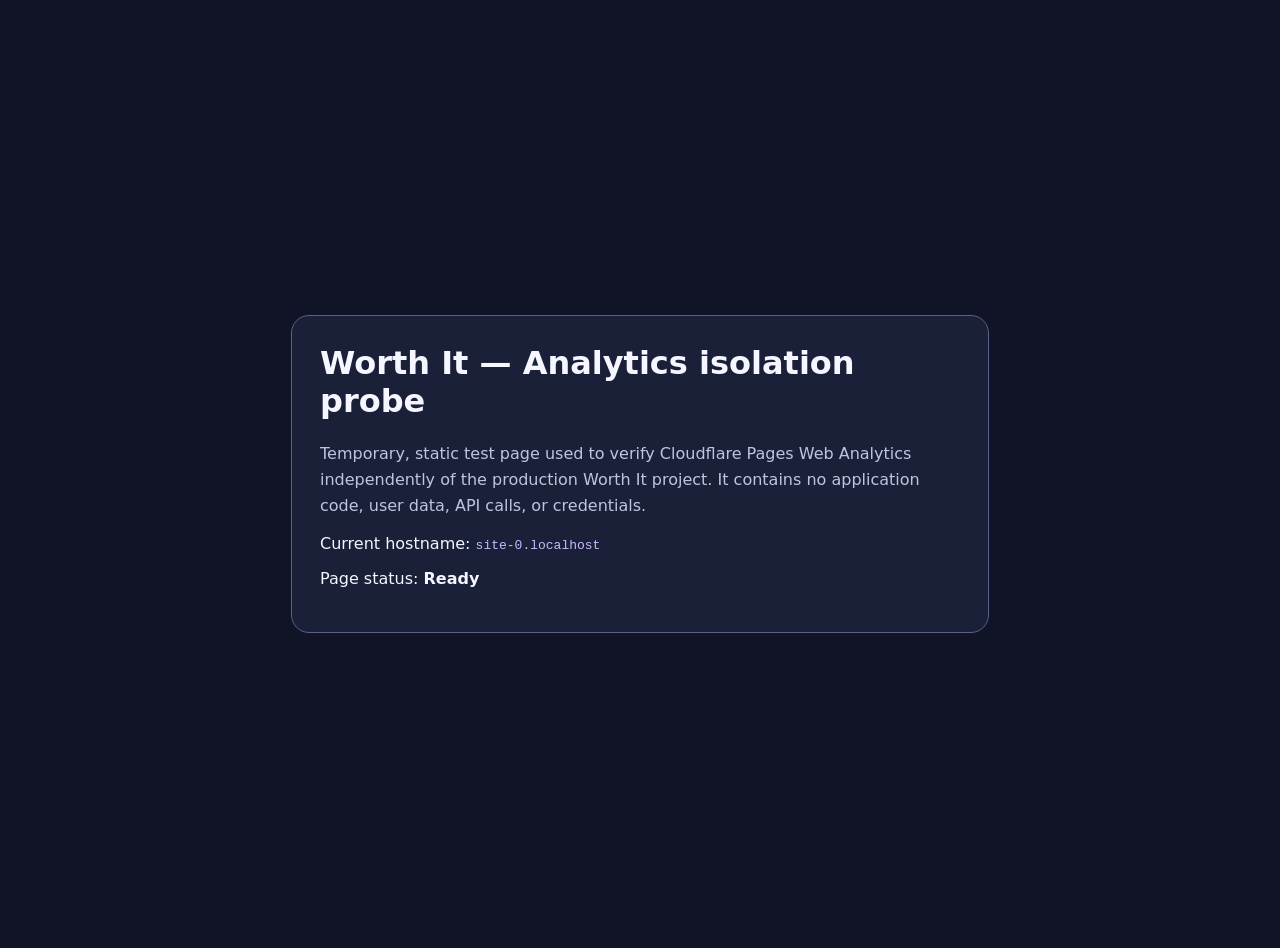
<file: analytics-probe/index.html>
<!doctype html>
<html lang="en">
<head>
  <meta charset="utf-8">
  <meta name="viewport" content="width=device-width, initial-scale=1">
  <meta name="robots" content="noindex, nofollow">
  <title>Worth It — Analytics Isolation Probe</title>
  <style>
    :root { color-scheme: light dark; font-family: system-ui, sans-serif; }
    body { margin: 0; min-height: 100vh; display: grid; place-items: center; padding: 24px; background: #101426; color: #f5f6ff; }
    main { width: min(100%, 640px); padding: 28px; border: 1px solid #59618b; border-radius: 18px; background: #1a2038; }
    h1 { margin-top: 0; font-size: clamp(1.5rem, 4vw, 2rem); }
    code { overflow-wrap: anywhere; color: #c9baff; }
    .note { color: #bdc5de; line-height: 1.6; }
  </style>
</head>
<body>
  <main>
    <h1>Worth It — Analytics isolation probe</h1>
    <p class="note">Temporary, static test page used to verify Cloudflare Pages Web Analytics independently of the production Worth It project. It contains no application code, user data, API calls, or credentials.</p>
    <p>Current hostname: <code id="hostname">Loading…</code></p>
    <p>Page status: <strong>Ready</strong></p>
  </main>
  <script>
    document.getElementById("hostname").textContent = window.location.hostname;
  </script>
  <!-- Cloudflare Web Analytics: manual installation for the isolated Preview hostname only. -->
  <script type="module" src="https://static.cloudflareinsights.com/beacon.min.js" data-cf-beacon='{"token":"5bc7eb76be08406bbdaf132a9de49a9f"}'></script>
</body>
</html>
</file>
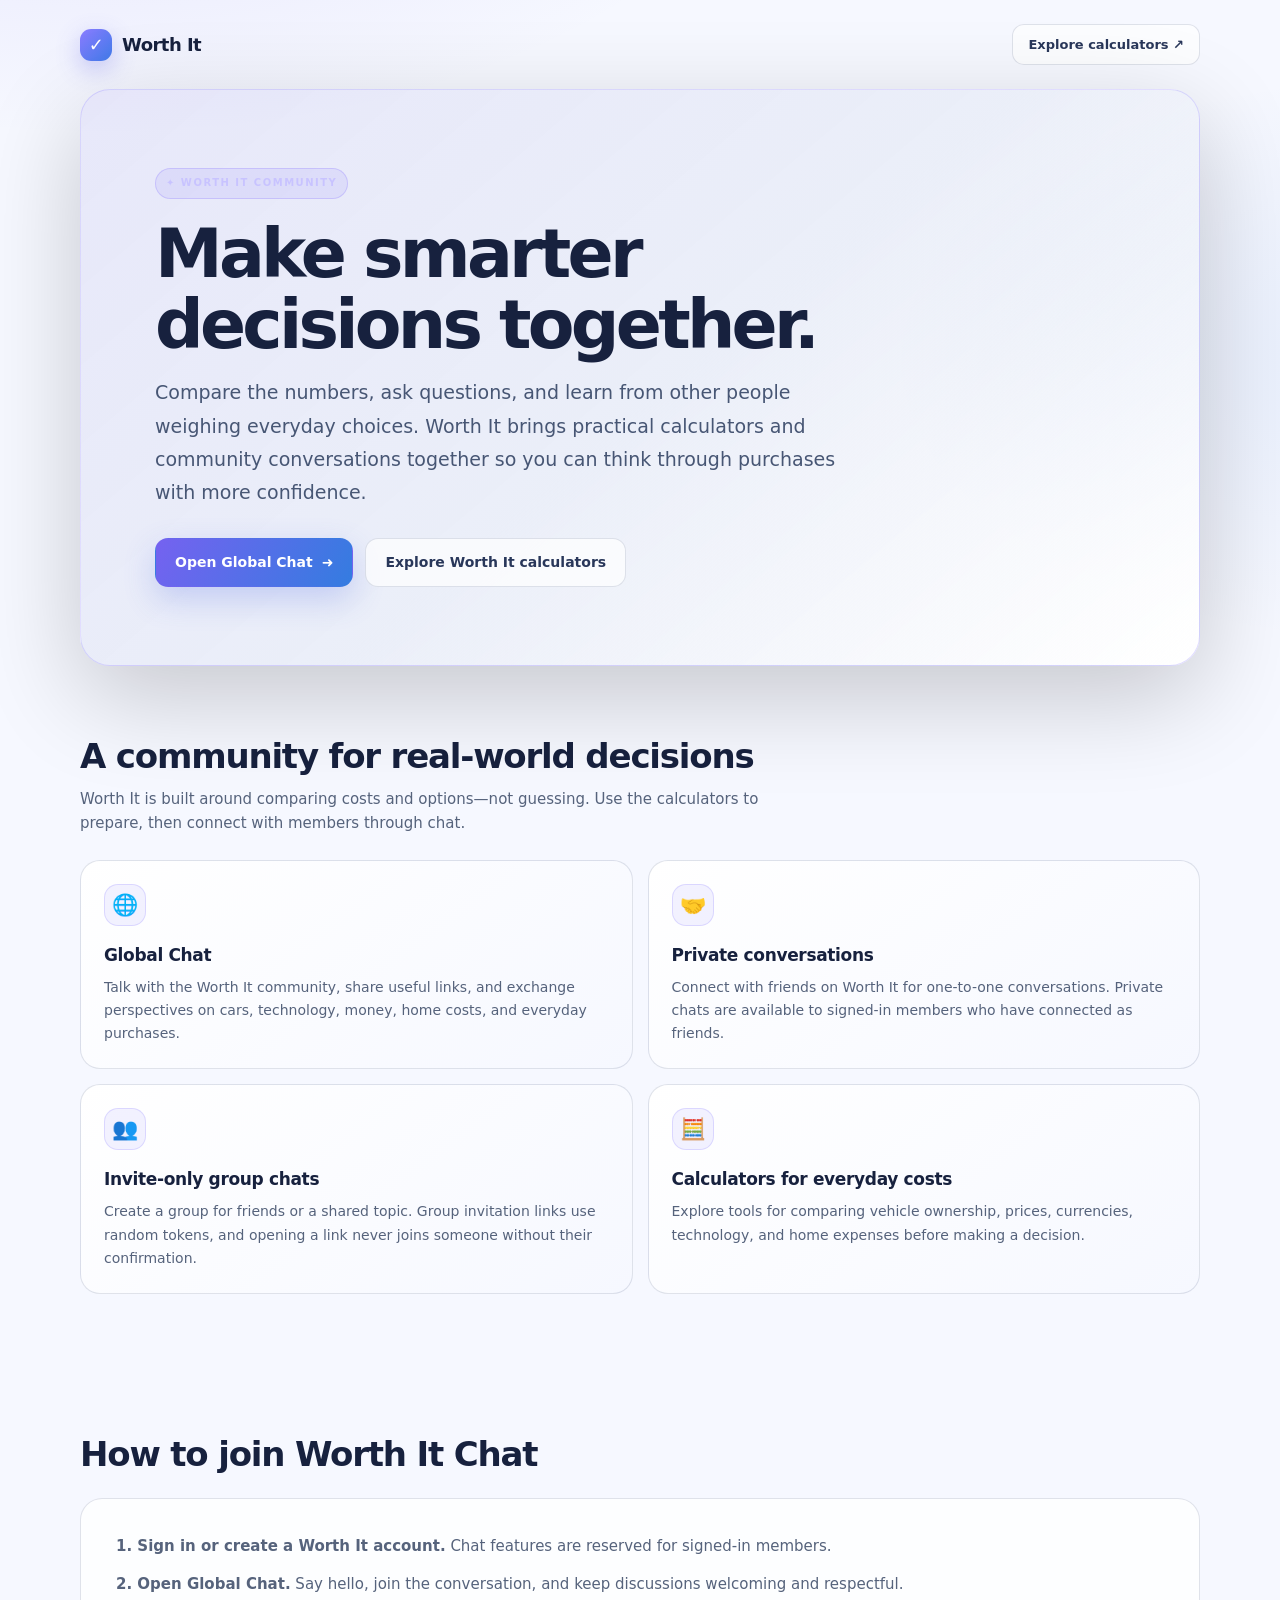
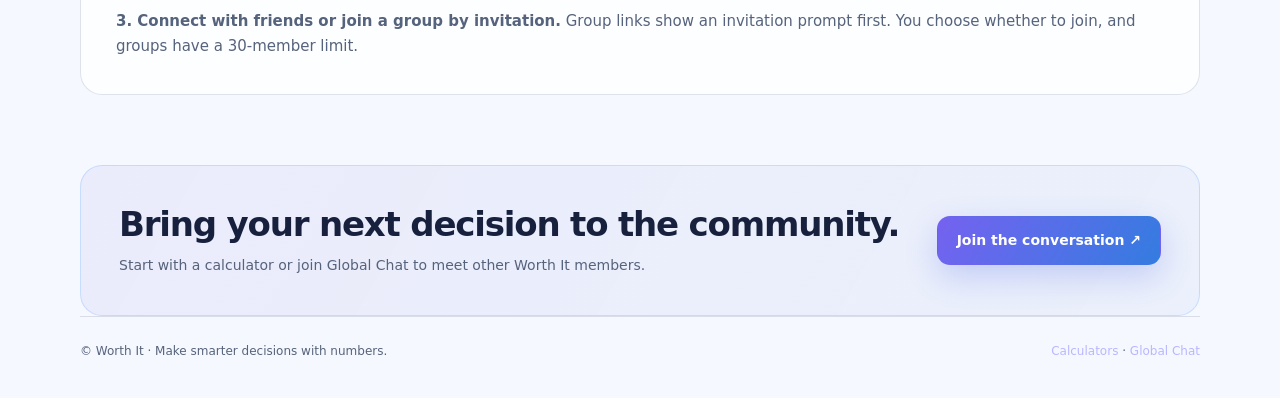
<file: community.html>
<!doctype html>
<html lang="en">
<head>
  <meta charset="utf-8">
  <meta name="viewport" content="width=device-width, initial-scale=1">
  <meta name="robots" content="index,follow,max-image-preview:large">
  <meta name="description" content="Join the Worth It community to discuss smarter buying decisions, compare everyday costs, and connect through Global Chat, private conversations, and group chats.">
  <link rel="canonical" href="https://worth-it-calculator.pages.dev/community">
  <meta property="og:type" content="website">
  <meta property="og:title" content="Worth It Community — Make Smarter Decisions Together">
  <meta property="og:description" content="Explore practical calculators and join the Worth It community to talk about cars, technology, money, home costs, and everyday purchases.">
  <meta property="og:url" content="https://worth-it-calculator.pages.dev/community">
  <meta name="theme-color" content="#090d1b">
  <title>Worth It Community — Make Smarter Decisions Together</title>
  <script type="application/ld+json">
  {
    "@context": "https://schema.org",
    "@type": "WebPage",
    "name": "Worth It Community",
    "url": "https://worth-it-calculator.pages.dev/community",
    "description": "A community space for people comparing purchases, everyday costs, cars, technology, and money decisions with Worth It tools.",
    "isPartOf": {
      "@type": "WebSite",
      "name": "Worth It",
      "url": "https://worth-it-calculator.pages.dev/"
    }
  }
  </script>
  <style>
    :root{color-scheme:dark;--bg:#080d19;--panel:#111a2d;--text:#eef2ff;--muted:#a3afc8;--line:rgba(148,163,184,.18);--purple:#8b7cff;--blue:#55a0ff}
    *{box-sizing:border-box}
    html{scroll-behavior:smooth}
    body{margin:0;background:radial-gradient(70rem 38rem at 8% -12%,rgba(100,79,230,.25),transparent 62%),radial-gradient(58rem 32rem at 110% 18%,rgba(46,114,220,.15),transparent 56%),var(--bg);color:var(--text);font-family:Inter,ui-sans-serif,system-ui,-apple-system,BlinkMacSystemFont,"Segoe UI",sans-serif;line-height:1.65}
    a{color:inherit}
    .site-header{width:min(1120px,calc(100% - 40px));margin:0 auto;padding:24px 0;display:flex;justify-content:space-between;align-items:center;gap:18px}
    .brand{display:inline-flex;align-items:center;gap:10px;text-decoration:none;font-size:18px;font-weight:850;letter-spacing:-.03em}
    .brand-mark{width:32px;height:32px;display:grid;place-items:center;border-radius:11px;background:linear-gradient(135deg,#8b7cff,#407bea);color:white;box-shadow:0 8px 25px rgba(90,91,232,.3)}
    .header-link{display:inline-flex;align-items:center;justify-content:center;padding:9px 15px;border:1px solid var(--line);border-radius:12px;color:#dfe6ff;text-decoration:none;font-size:13px;font-weight:750;background:rgba(255,255,255,.035)}
    .header-link:hover{border-color:rgba(139,124,255,.55);background:rgba(139,124,255,.09)}
    main{width:min(1120px,calc(100% - 40px));margin:0 auto}
    .hero{position:relative;overflow:hidden;padding:clamp(34px,7vw,78px) clamp(24px,6vw,74px);border:1px solid rgba(139,124,255,.25);border-radius:30px;background:linear-gradient(140deg,rgba(91,76,197,.17),rgba(33,69,127,.12) 52%,rgba(17,26,45,.88));box-shadow:0 30px 100px rgba(0,0,0,.2)}
    .eyebrow{display:inline-flex;align-items:center;gap:8px;padding:6px 10px;border:1px solid rgba(139,124,255,.28);border-radius:999px;background:rgba(117,100,247,.1);color:#c8c3ff;font-size:10px;font-weight:850;letter-spacing:.15em;text-transform:uppercase}
    h1{max-width:800px;margin:20px 0 16px;font-size:clamp(38px,6.5vw,68px);font-weight:900;line-height:1.04;letter-spacing:-.055em}
    .hero-copy{max-width:720px;margin:0;color:#c0cbe1;font-size:clamp(16px,2vw,19px);line-height:1.75}
    .actions{display:flex;flex-wrap:wrap;gap:12px;margin-top:29px}
    .cta{display:inline-flex;align-items:center;justify-content:center;gap:9px;min-height:47px;padding:12px 19px;border:1px solid transparent;border-radius:13px;text-decoration:none;font-size:14px;font-weight:850;transition:transform .16s ease,filter .16s ease,background .16s ease}
    .cta:hover{transform:translateY(-2px);filter:brightness(1.08)}
    .cta-primary{background:linear-gradient(120deg,#7562f0,#347ce0);box-shadow:0 12px 32px rgba(68,95,225,.24);color:white}
    .cta-secondary{border-color:var(--line);background:rgba(255,255,255,.045);color:#e4eaff}
    .section{padding:clamp(38px,6vw,70px) 0}
    .section-heading{max-width:740px;margin-bottom:24px}
    h2{margin:0 0 10px;font-size:clamp(25px,4vw,34px);line-height:1.18;letter-spacing:-.035em}
    .section-heading p,.intro{margin:0;color:var(--muted);font-size:15px}
    .feature-grid{display:grid;grid-template-columns:repeat(2,minmax(0,1fr));gap:15px}
    .feature{padding:23px;border:1px solid var(--line);border-radius:20px;background:linear-gradient(145deg,rgba(255,255,255,.045),rgba(255,255,255,.018))}
    .feature-icon{width:42px;height:42px;display:grid;place-items:center;margin-bottom:15px;border:1px solid rgba(139,124,255,.23);border-radius:14px;background:rgba(139,124,255,.1);font-size:21px}
    .feature h3{margin:0 0 7px;font-size:17px;letter-spacing:-.02em}
    .feature p{margin:0;color:var(--muted);font-size:14px}
    .how-panel{padding:clamp(22px,4vw,35px);border:1px solid var(--line);border-radius:22px;background:rgba(17,26,45,.72)}
    .how-panel p{margin:0;color:var(--muted);font-size:15px}
    .how-panel p+p{margin-top:13px}
    .bottom-cta{display:flex;justify-content:space-between;align-items:center;gap:22px;padding:clamp(22px,4vw,38px);border:1px solid rgba(85,160,255,.24);border-radius:22px;background:linear-gradient(120deg,rgba(94,75,205,.15),rgba(39,101,186,.1))}
    .bottom-cta p{margin:7px 0 0;color:var(--muted);font-size:14px}
    footer{width:min(1120px,calc(100% - 40px));margin:0 auto;padding:25px 0 36px;border-top:1px solid var(--line);display:flex;justify-content:space-between;gap:15px;color:var(--muted);font-size:12px}
    footer a{color:#b8b7ff;text-decoration:none}
    footer a:hover{text-decoration:underline}
    @media(max-width:650px){.site-header,main,footer{width:calc(100% - 28px)}.site-header{padding:16px 0}.hero{border-radius:22px}.feature-grid{grid-template-columns:1fr}.bottom-cta{align-items:flex-start;flex-direction:column}.actions .cta{width:100%}footer{flex-direction:column}}
    @media(prefers-color-scheme:light){:root{color-scheme:light;--bg:#f6f8ff;--panel:#fff;--text:#17213e;--muted:#56637c;--line:rgba(74,89,130,.17)}body{background:radial-gradient(70rem 38rem at 8% -12%,rgba(100,79,230,.12),transparent 62%),radial-gradient(58rem 32rem at 110% 18%,rgba(46,114,220,.08),transparent 56%),var(--bg)}.hero{background:linear-gradient(140deg,rgba(91,76,197,.09),rgba(33,69,127,.05) 52%,#fff)}.hero-copy{color:#475674}.header-link,.cta-secondary{color:#29375a;background:rgba(255,255,255,.7)}.feature{background:linear-gradient(145deg,#fff,#f6f8ff)}.how-panel{background:rgba(255,255,255,.8)}.bottom-cta{background:linear-gradient(120deg,rgba(94,75,205,.07),rgba(39,101,186,.05))}}
  </style>
</head>
<body>
  <header class="site-header">
    <a class="brand" href="/" aria-label="Worth It homepage"><span class="brand-mark">✓</span><span>Worth It</span></a>
    <a class="header-link" href="/">Explore calculators ↗</a>
  </header>

  <main>
    <section class="hero" aria-labelledby="community-title">
      <span class="eyebrow">✦ Worth It Community</span>
      <h1 id="community-title">Make smarter decisions together.</h1>
      <p class="hero-copy">Compare the numbers, ask questions, and learn from other people weighing everyday choices. Worth It brings practical calculators and community conversations together so you can think through purchases with more confidence.</p>
      <div class="actions">
        <a class="cta cta-primary" href="/chat">Open Global Chat <span aria-hidden="true">➜</span></a>
        <a class="cta cta-secondary" href="/">Explore Worth It calculators</a>
      </div>
    </section>

    <section class="section" aria-labelledby="community-features">
      <div class="section-heading">
        <h2 id="community-features">A community for real-world decisions</h2>
        <p>Worth It is built around comparing costs and options—not guessing. Use the calculators to prepare, then connect with members through chat.</p>
      </div>
      <div class="feature-grid">
        <article class="feature">
          <div class="feature-icon" aria-hidden="true">🌐</div>
          <h3>Global Chat</h3>
          <p>Talk with the Worth It community, share useful links, and exchange perspectives on cars, technology, money, home costs, and everyday purchases.</p>
        </article>
        <article class="feature">
          <div class="feature-icon" aria-hidden="true">🤝</div>
          <h3>Private conversations</h3>
          <p>Connect with friends on Worth It for one-to-one conversations. Private chats are available to signed-in members who have connected as friends.</p>
        </article>
        <article class="feature">
          <div class="feature-icon" aria-hidden="true">👥</div>
          <h3>Invite-only group chats</h3>
          <p>Create a group for friends or a shared topic. Group invitation links use random tokens, and opening a link never joins someone without their confirmation.</p>
        </article>
        <article class="feature">
          <div class="feature-icon" aria-hidden="true">🧮</div>
          <h3>Calculators for everyday costs</h3>
          <p>Explore tools for comparing vehicle ownership, prices, currencies, technology, and home expenses before making a decision.</p>
        </article>
      </div>
    </section>

    <section class="section" aria-labelledby="how-to-join">
      <div class="section-heading">
        <h2 id="how-to-join">How to join Worth It Chat</h2>
      </div>
      <div class="how-panel">
        <p><strong>1. Sign in or create a Worth It account.</strong> Chat features are reserved for signed-in members.</p>
        <p><strong>2. Open Global Chat.</strong> Say hello, join the conversation, and keep discussions welcoming and respectful.</p>
        <p><strong>3. Connect with friends or join a group by invitation.</strong> Group links show an invitation prompt first. You choose whether to join, and groups have a 30-member limit.</p>
      </div>
    </section>

    <section class="bottom-cta" aria-labelledby="community-next-step">
      <div>
        <h2 id="community-next-step">Bring your next decision to the community.</h2>
        <p>Start with a calculator or join Global Chat to meet other Worth It members.</p>
      </div>
      <a class="cta cta-primary" href="/chat">Join the conversation ↗</a>
    </section>
  </main>

  <footer>
    <span>© Worth It · Make smarter decisions with numbers.</span>
    <span><a href="/">Calculators</a> · <a href="/chat">Global Chat</a></span>
  </footer>
</body>
</html>
</file>
